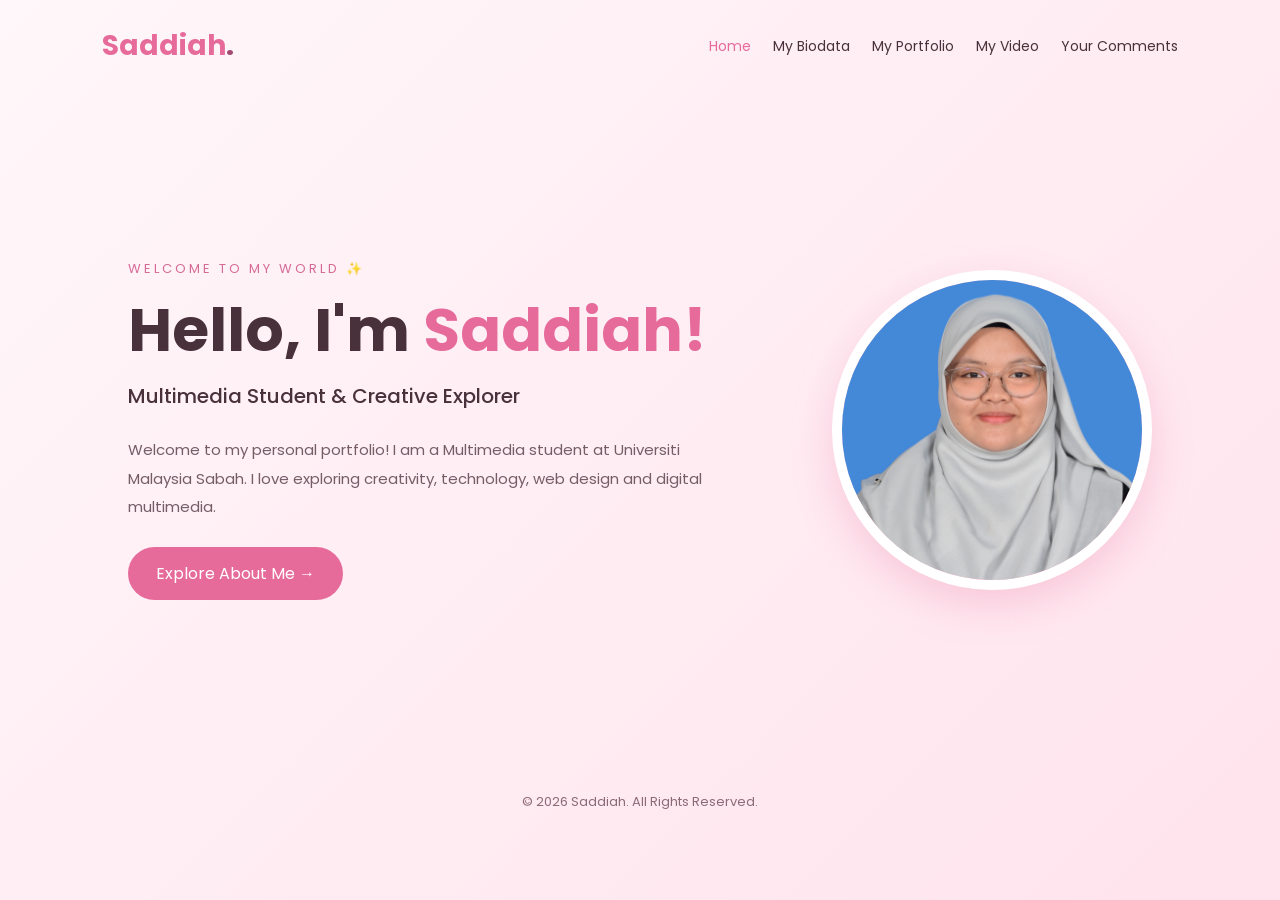
<file: index.html>
<!DOCTYPE html>
<html lang="en">
<head>
    <meta charset="UTF-8">
    <meta name="viewport"
          content="width=device-width, initial-scale=1.0">

    <title>Saddiah | Personal Portfolio</title>
    <link rel="stylesheet" href="style.css">
</head>
<body>

    <!-- Navigation Bar -->
    <header>
        <nav class="navbar">
            <a href="index.html" class="logo">
                Saddiah<span>.</span>
            </a>

            <div class="nav-links">
                <a href="index.html" class="active">Home</a>
                <a href="biodata.html">My Biodata</a>
                <a href="portfolio.html">My Portfolio</a>
                <a href="video.html">My Video</a>
                <a href="comments.html">Your Comments</a>
            </div>
        </nav>
    </header>

    <!-- Homepage -->
    <main class="hero">

        <div class="hero-text">
            <p class="greeting">WELCOME TO MY WORLD ✨</p>

            <h1>Hello, I'm <span>Saddiah!</span></h1>

            <h2>Multimedia Student & Creative Explorer</h2>

            <p class="description">
                Welcome to my personal portfolio!
                I am a Multimedia student at
                Universiti Malaysia Sabah.

                I love exploring creativity,
                technology, web design and
                digital multimedia.
            </p>

            <a href="biodata.html" class="btn">
                Explore About Me →
            </a>
        </div>

        <div class="hero-image">
            <div class="image-circle">
                <img src="profile.jpg"
                     alt="Saddiah profile picture">
            </div>
        </div>

    </main>

    <footer>
        <p>© 2026 Saddiah. All Rights Reserved.</p>
    </footer>

    <script src="script.js"></script>
</body>
</html>
</file>
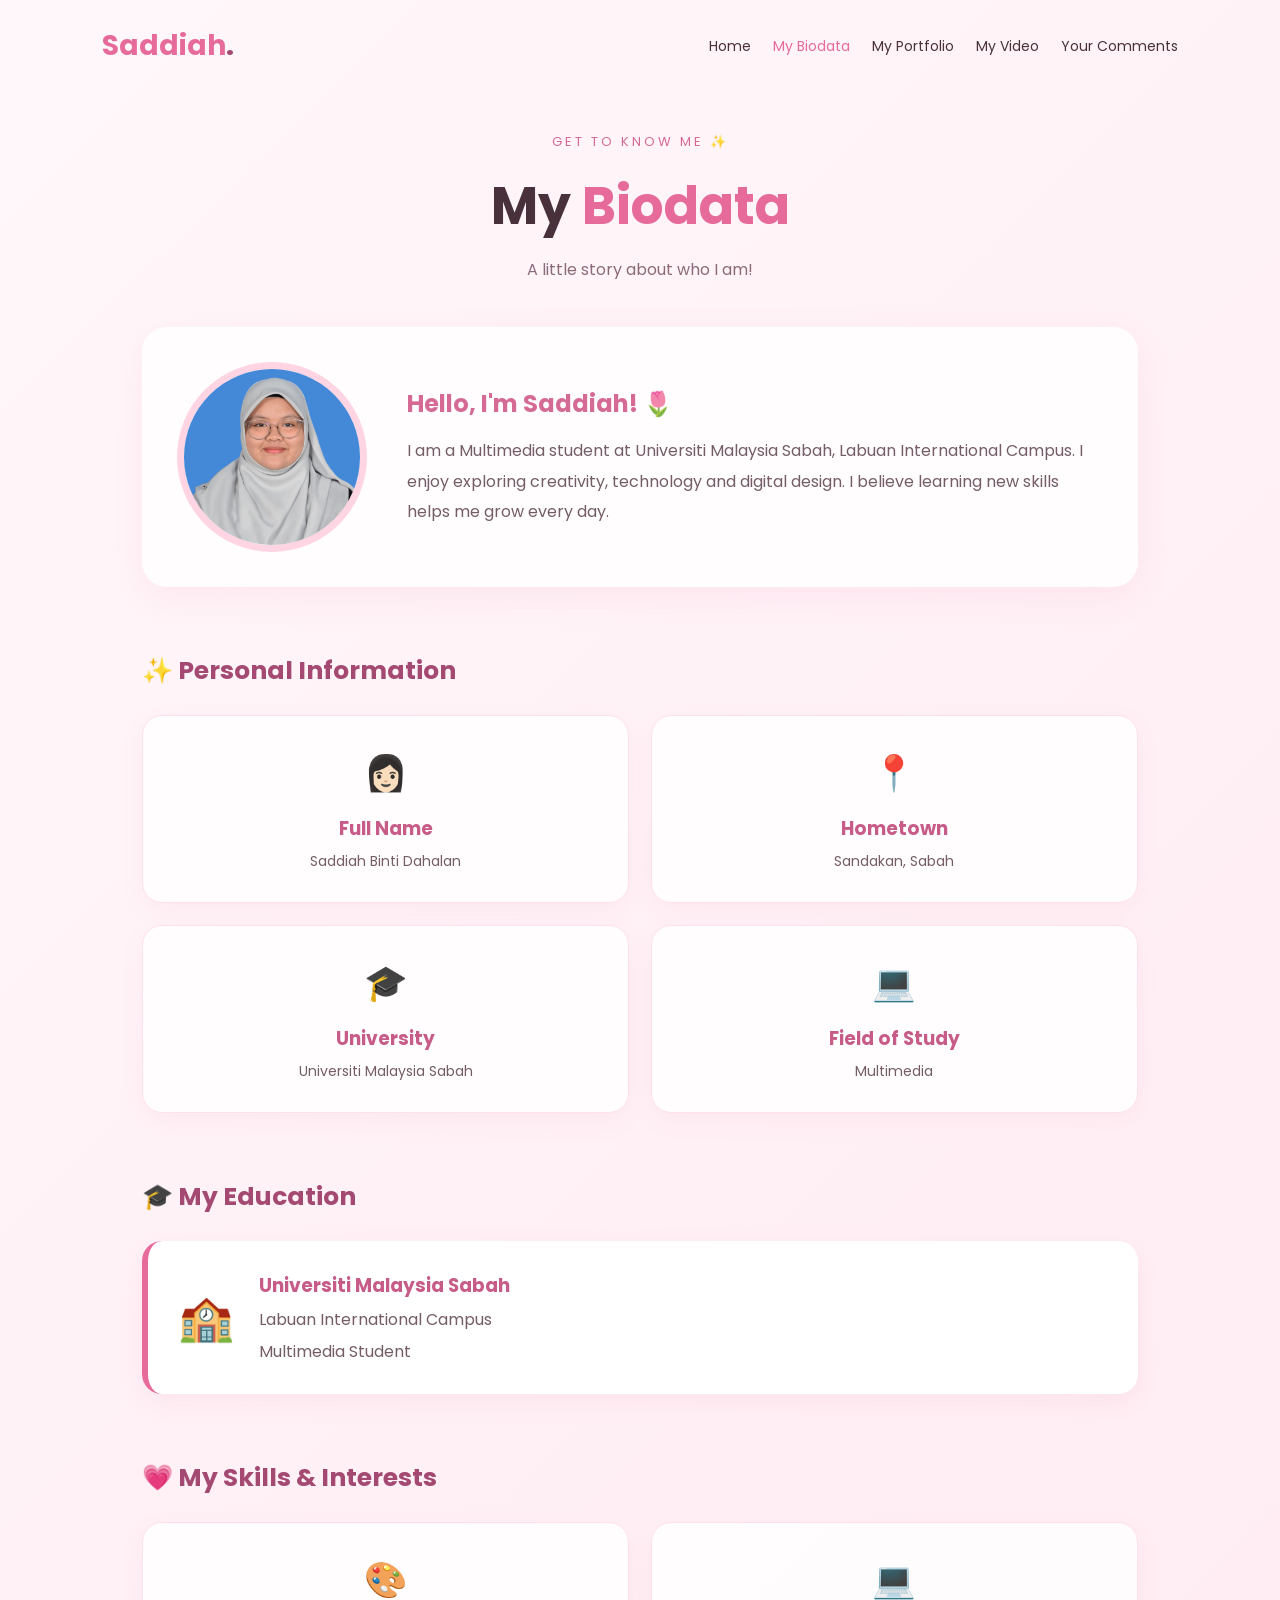
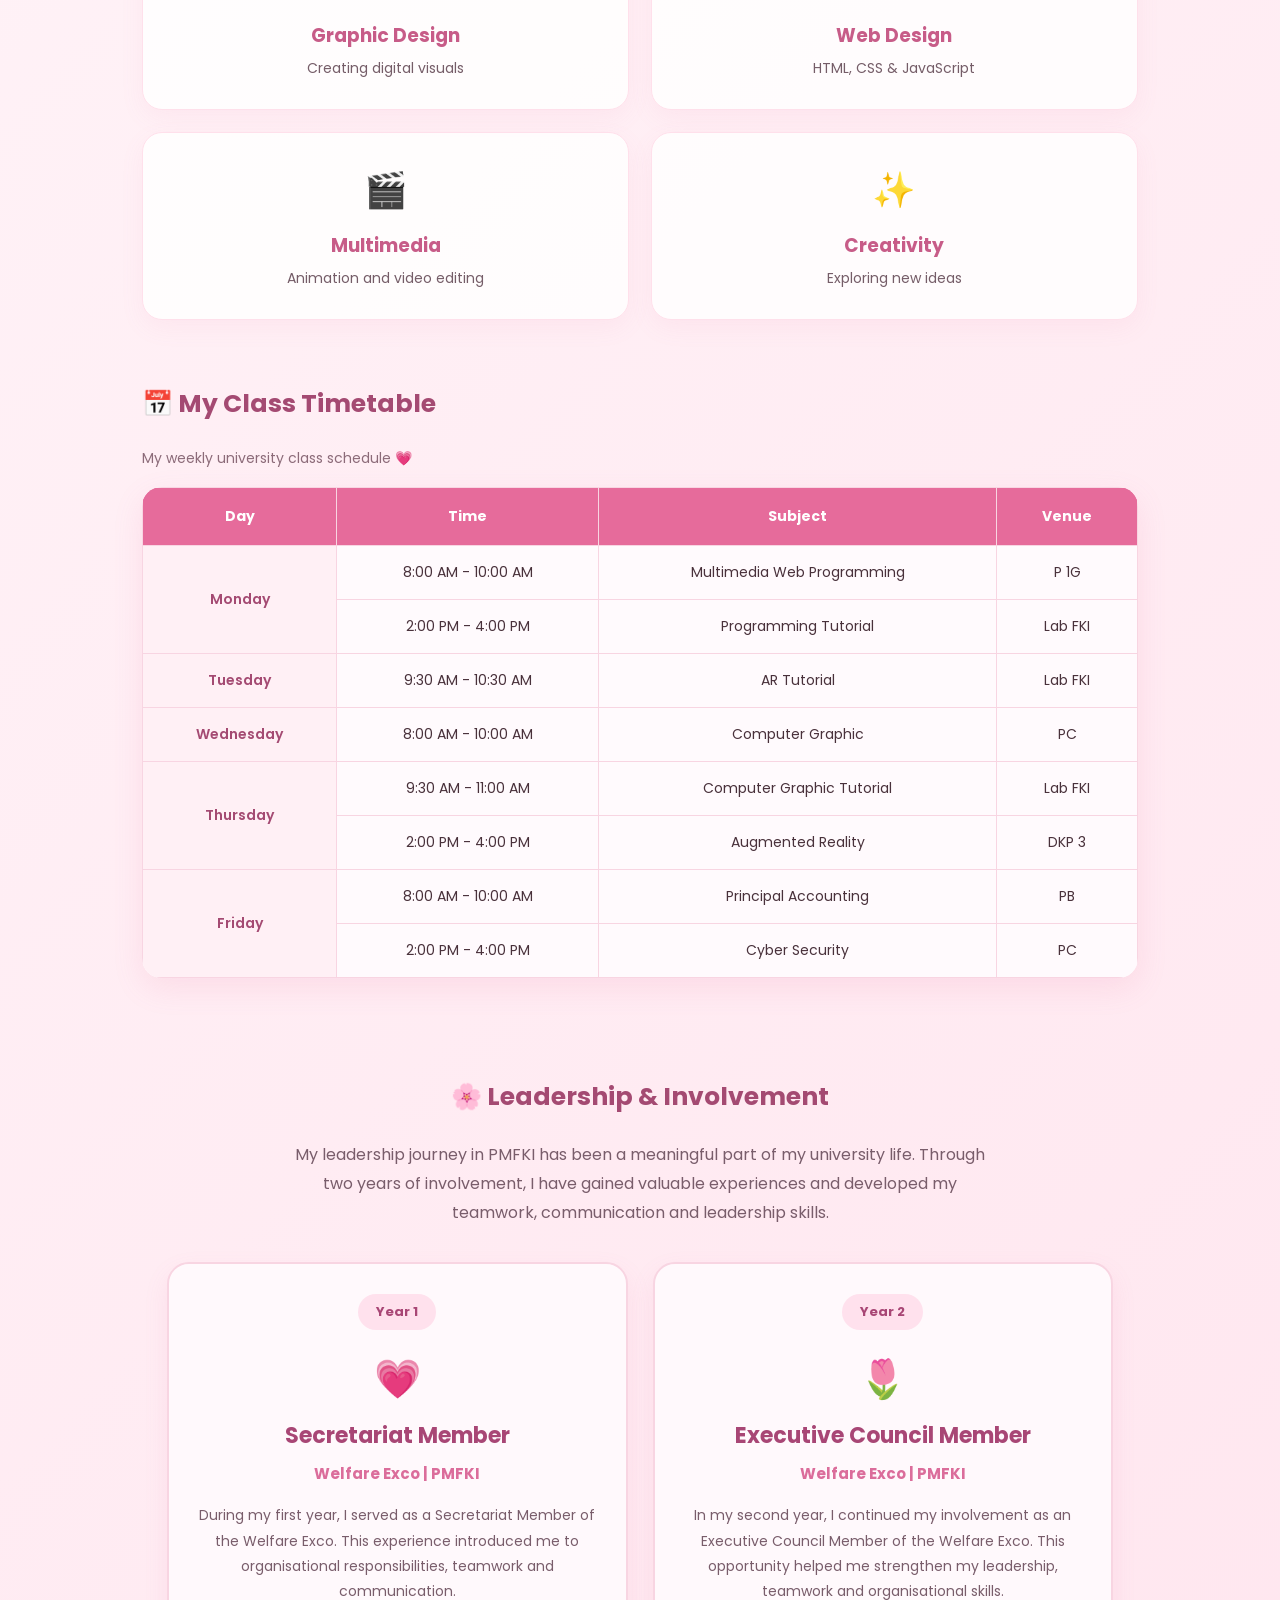
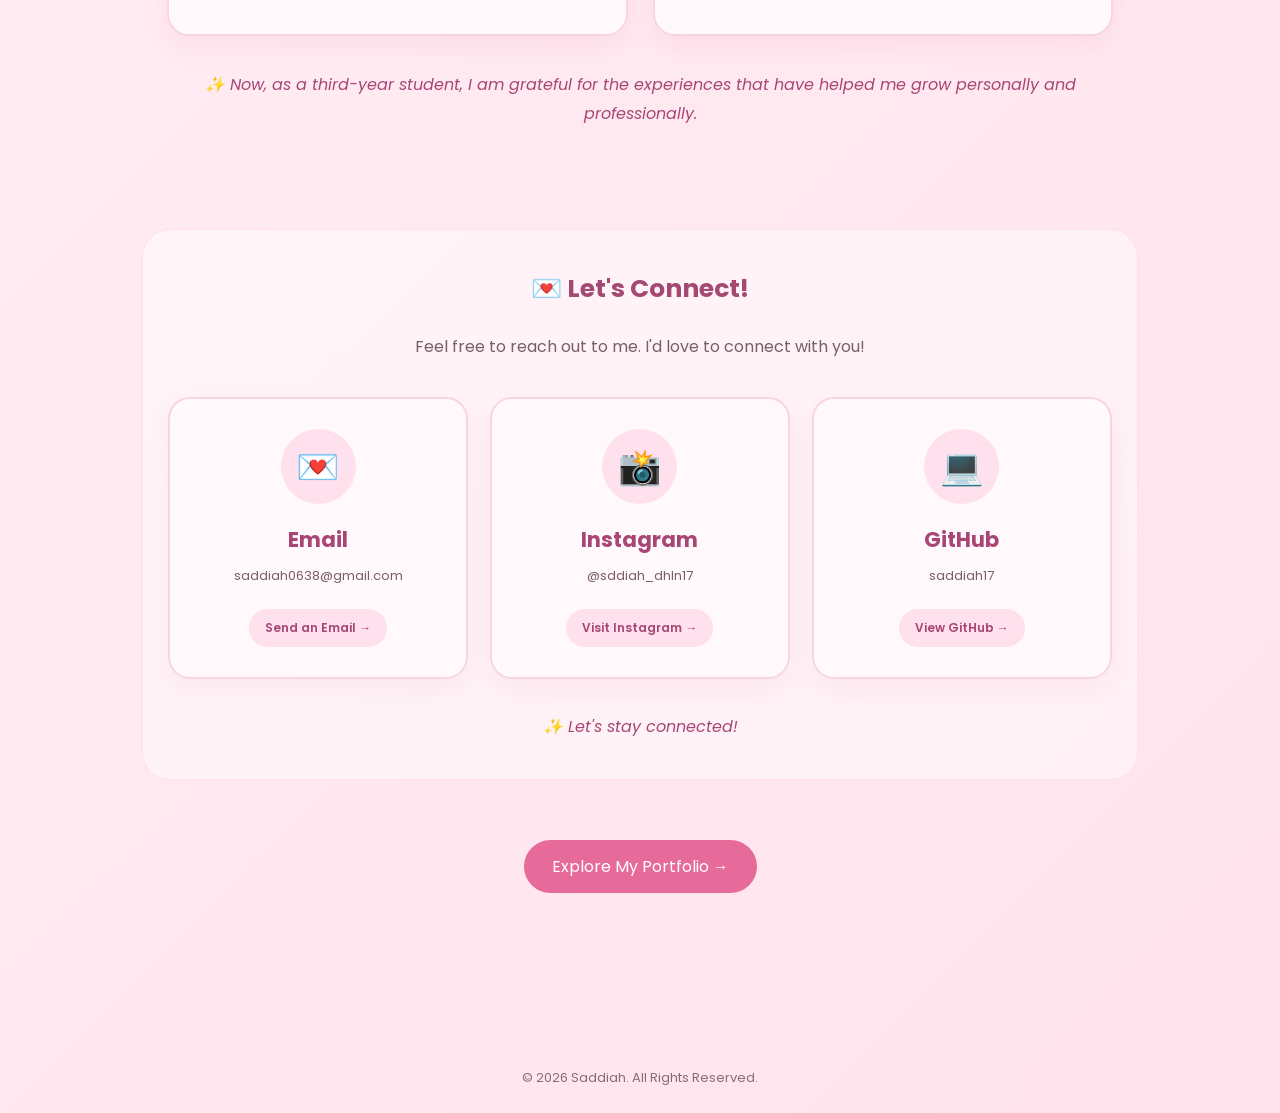
<file: biodata.html>
<!DOCTYPE html>
<html lang="en">
<head>
    <meta charset="UTF-8">
    <meta name="viewport"
          content="width=device-width, initial-scale=1.0">
    <title>My Biodata | Saddiah</title>
    <link rel="stylesheet" href="style.css">
</head>
<body>

    <!-- Navigation Bar -->
    <header>
        <nav class="navbar">
            <a href="index.html" class="logo">
                Saddiah<span>.</span>
            </a>

            <div class="nav-links">
                <a href="index.html">Home</a>
                <a href="biodata.html" class="active">My Biodata</a>
                <a href="portfolio.html">My Portfolio</a>
                <a href="video.html">My Video</a>
                <a href="comments.html">Your Comments</a>
            </div>
        </nav>
    </header>

    <main class="biodata-page">

        <!-- Page Heading -->
        <section class="page-heading reveal">
            <p class="greeting">GET TO KNOW ME ✨</p>
            <h1>My <span>Biodata</span></h1>
            <p>A little story about who I am!</p>
        </section>

        <!-- About Me -->
        <section class="about-card reveal">
            <img src="profile.jpg"
                 alt="Saddiah profile picture"
                 class="about-photo">

            <div>
                <h2>Hello, I'm Saddiah! 🌷</h2>
                <p>
                    I am a Multimedia student at
                    Universiti Malaysia Sabah,
                    Labuan International Campus.
                    I enjoy exploring creativity,
                    technology and digital design.
                    I believe learning new skills
                    helps me grow every day.
                </p>
            </div>
        </section>

        <!-- Personal Information -->
        <section class="bio-section reveal">
            <h2 class="section-title">
                ✨ Personal Information
            </h2>

            <div class="bio-grid">
                <div class="bio-card">
                    <span>👩🏻</span>
                    <h3>Full Name</h3>
                    <p>Saddiah Binti Dahalan</p>
                </div>

                <div class="bio-card">
                    <span>📍</span>
                    <h3>Hometown</h3>
                    <p>Sandakan, Sabah</p>
                </div>

                <div class="bio-card">
                    <span>🎓</span>
                    <h3>University</h3>
                    <p>Universiti Malaysia Sabah</p>
                </div>

                <div class="bio-card">
                    <span>💻</span>
                    <h3>Field of Study</h3>
                    <p>Multimedia</p>
                </div>
            </div>
        </section>

        <!-- Education -->
        <section class="bio-section reveal">
            <h2 class="section-title">🎓 My Education</h2>

            <div class="education-card">
                <div class="education-icon">🏫</div>
                <div>
                    <h3>Universiti Malaysia Sabah</h3>
                    <p>Labuan International Campus</p>
                    <p>Multimedia Student</p>
                </div>
            </div>
        </section>

        <!-- Skills and Interests -->
        <section class="bio-section reveal">
            <h2 class="section-title">
                💗 My Skills & Interests
            </h2>

            <div class="bio-grid">
                <div class="bio-card">
                    <span>🎨</span>
                    <h3>Graphic Design</h3>
                    <p>Creating digital visuals</p>
                </div>

                <div class="bio-card">
                    <span>💻</span>
                    <h3>Web Design</h3>
                    <p>HTML, CSS & JavaScript</p>
                </div>

                <div class="bio-card">
                    <span>🎬</span>
                    <h3>Multimedia</h3>
                    <p>Animation and video editing</p>
                </div>

                <div class="bio-card">
                    <span>✨</span>
                    <h3>Creativity</h3>
                    <p>Exploring new ideas</p>
                </div>
            </div>
        </section>

        <!-- My Class Timetable -->
        <section class="bio-section reveal">

            <h2 class="section-title">
                📅 My Class Timetable
            </h2>

            <p class="timetable-note">
                My weekly university class schedule 💗
            </p>

            <div class="timetable-wrapper">
                <table class="timetable">

                    <thead>
                        <tr>
                            <th>Day</th>
                            <th>Time</th>
                            <th>Subject</th>
                            <th>Venue</th>
                        </tr>
                    </thead>

                    <tbody>

                        <!-- MONDAY -->
                        <tr>
                            <th rowspan="2">Monday</th>
                            <td>8:00 AM - 10:00 AM</td>
                            <td>Multimedia Web Programming</td>
                            <td>P 1G</td>
                        </tr>

                        <tr>
                            <td>2:00 PM - 4:00 PM</td>
                            <td>Programming Tutorial</td>
                            <td>Lab FKI</td>
                        </tr>

                        <!-- TUESDAY -->
                        <tr>
                            <th>Tuesday</th>
                            <td>9:30 AM - 10:30 AM</td>
                            <td>AR Tutorial</td>
                            <td>Lab FKI</td>
                        </tr>

                        <!-- WEDNESDAY -->
                        <tr>
                            <th>Wednesday</th>
                            <td>8:00 AM - 10:00 AM</td>
                            <td>Computer Graphic</td>
                            <td>PC</td>
                        </tr>

                        <!-- THURSDAY -->
                        <tr>
                            <th rowspan="2">Thursday</th>
                            <td>9:30 AM - 11:00 AM</td>
                            <td>Computer Graphic Tutorial</td>
                            <td>Lab FKI</td>
                        </tr>

                        <tr>
                            <td>2:00 PM - 4:00 PM</td>
                            <td>Augmented Reality</td>
                            <td>DKP 3</td>
                        </tr>

                        <!-- FRIDAY -->
                        <tr>
                            <th rowspan="2">Friday</th>
                            <td>8:00 AM - 10:00 AM</td>
                            <td>Principal Accounting</td>
                            <td>PB</td>
                        </tr>

                        <tr>
                            <td>2:00 PM - 4:00 PM</td>
                            <td>Cyber Security</td>
                            <td>PC</td>
                        </tr>

                    </tbody>
                </table>
            </div>

        </section>

        <!-- Leadership & Involvement -->
        <section class="leadership-section reveal">

            <h2 class="section-title">
                🌸 Leadership & Involvement
            </h2>

            <p class="leadership-intro">
                My leadership journey in PMFKI has been
                a meaningful part of my university life.
                Through two years of involvement, I have
                gained valuable experiences and developed
                my teamwork, communication and leadership skills.
            </p>

            <div class="leadership-grid">

                <!-- YEAR 1 -->
                <div class="leadership-card">

                    <span class="leadership-year">
                        Year 1
                    </span>

                    <div class="leadership-icon">💗</div>

                    <h3>Secretariat Member</h3>
                    <h4>Welfare Exco | PMFKI</h4>

                    <p>
                        During my first year, I served as a
                        Secretariat Member of the Welfare Exco.
                        This experience introduced me to
                        organisational responsibilities,
                        teamwork and communication.
                    </p>
                </div>

                <!-- YEAR 2 -->
                <div class="leadership-card">

                    <span class="leadership-year">
                        Year 2
                    </span>

                    <div class="leadership-icon">🌷</div>

                    <h3>Executive Council Member</h3>
                    <h4>Welfare Exco | PMFKI</h4>

                    <p>
                        In my second year, I continued my
                        involvement as an Executive Council
                        Member of the Welfare Exco.
                        This opportunity helped me strengthen
                        my leadership, teamwork and
                        organisational skills.
                    </p>
                </div>

            </div>

            <p class="leadership-ending">
                ✨ Now, as a third-year student, I am grateful
                for the experiences that have helped me grow
                personally and professionally.
            </p>

        </section>

        <!-- Contact Information -->
        <section class="contact-section reveal">

            <h2 class="section-title">
                💌 Let's Connect!
            </h2>

            <p class="contact-intro">
                Feel free to reach out to me.
                I'd love to connect with you!
            </p>

            <div class="contact-grid">

                <!-- Email -->
                <a href="mailto:saddiah0638@gmail.com"
                   class="contact-card">

                    <span class="contact-icon">💌</span>
                    <h3>Email</h3>
                    <p>saddiah0638@gmail.com</p>

                    <span class="contact-action">
                        Send an Email →
                    </span>

                </a>

                <!-- Instagram -->
                <a href="https://www.instagram.com/sddiah_dhln17/"
                   target="_blank"
                   rel="noopener noreferrer"
                   class="contact-card">

                    <span class="contact-icon">📸</span>
                    <h3>Instagram</h3>
                    <p>@sddiah_dhln17</p>

                    <span class="contact-action">
                        Visit Instagram →
                    </span>

                </a>

                <!-- GitHub -->
                <a href="https://github.com/saddiah17"
                   target="_blank"
                   rel="noopener noreferrer"
                   class="contact-card">

                    <span class="contact-icon">💻</span>
                    <h3>GitHub</h3>
                    <p>saddiah17</p>

                    <span class="contact-action">
                        View GitHub →
                    </span>

                </a>

            </div>

            <p class="contact-ending">
                ✨ Let's stay connected!
            </p>

        </section>

        <!-- Explore Portfolio Button -->
        <div class="explore-bottom">
            <a href="portfolio.html" class="btn">
                Explore My Portfolio →
            </a>
        </div>

    </main>

    <!-- Footer -->
    <footer>
        <p>© 2026 Saddiah. All Rights Reserved.</p>
    </footer>

    <script src="script.js"></script>

</body>
</html>
</file>
<file: style.css>
@import url('https://fonts.googleapis.com/css2?family=Poppins:wght@400;500;600;700&display=swap');

/* ===== GENERAL ===== */

* { margin: 0; padding: 0; box-sizing: border-box; }

body {
    font-family: 'Poppins', sans-serif;
    background: linear-gradient(135deg, #fff7fa, #ffe3ed);
    color: #49313b;
    min-height: 100vh;
}

/* ===== NAVIGATION ===== */

.navbar { display: flex; justify-content: space-between; align-items: center; padding: 25px 8%; gap: 20px; }
.logo { font-size: 28px; font-weight: 700; color: #e66b9b; text-decoration: none; }
.logo span { color: #a44a72; }
.nav-links { display: flex; flex-wrap: wrap; gap: 22px; }
.nav-links a { text-decoration: none; color: #49313b; font-size: 14px; transition: color 0.3s ease; }
.nav-links a:hover, .nav-links .active { color: #e66b9b; }

/* ===== HOMEPAGE ===== */

.hero { min-height: 75vh; display: flex; align-items: center; justify-content: space-between; gap: 50px; padding: 60px 10%; }
.hero-text { max-width: 600px; animation: slideUp 1s ease both; }
.greeting { color: #d56b94; letter-spacing: 3px; font-size: 13px; margin-bottom: 15px; }
.hero h1 { font-size: clamp(36px, 5vw, 60px); line-height: 1.2; }
.hero h1 span, .page-heading h1 span { color: #e66b9b; }
.hero h2 { font-size: 20px; margin-top: 15px; font-weight: 500; }
.description { margin: 25px 0; font-size: 15px; line-height: 1.9; color: #755d68; }
.btn { display: inline-block; background: #e66b9b; color: white; padding: 14px 28px; border-radius: 30px; text-decoration: none; transition: 0.3s ease; }
.btn:hover { background: #c74f80; transform: translateY(-5px); box-shadow: 0 10px 25px #e66b9b55; }
.hero-image { animation: slideUp 1.2s ease both; }
.image-circle { width: 320px; height: 320px; border-radius: 50%; background: #f8b8d0; border: 10px solid white; box-shadow: 0 15px 40px #e66b9b44; overflow: hidden; animation: float 3s ease-in-out infinite; }
.image-circle img { width: 100%; height: 100%; object-fit: cover; }

/* ===== ANIMATIONS ===== */

@keyframes slideUp {
    from { opacity: 0; transform: translateY(40px); }
    to { opacity: 1; transform: translateY(0); }
}

@keyframes float {
    0%, 100% { transform: translateY(0); }
    50% { transform: translateY(-15px); }
}

.reveal { opacity: 0; transform: translateY(35px); transition: opacity 0.8s ease, transform 0.8s ease; }
.reveal.visible { opacity: 1; transform: translateY(0); }

footer { text-align: center; padding: 25px; font-size: 13px; color: #8c6b79; }

/* ===== PAGE LAYOUT ===== */

.biodata-page, .portfolio-page, .video-page, .comments-page { margin: auto; padding: 45px 8% 80px; }
.biodata-page { max-width: 1200px; padding-top: 40px; }
.portfolio-page { max-width: 1200px; }
.video-page { max-width: 1100px; }
.comments-page { max-width: 1000px; }

.page-heading { text-align: center; margin-bottom: 45px; }
.page-heading h1 { font-size: clamp(36px, 5vw, 52px); }
.page-heading > p:last-child { color: #8c6b79; margin-top: 12px; }
.section-title { font-size: 25px; margin-bottom: 25px; color: #a44a72; }

/* ===== MY BIODATA ===== */

.about-card { display: flex; align-items: center; gap: 40px; padding: 35px; background: rgba(255,255,255,0.85); border-radius: 25px; box-shadow: 0 10px 35px #e66b9b18; }
.about-photo { width: 190px; height: 190px; object-fit: cover; border-radius: 50%; border: 7px solid #ffd4e3; flex-shrink: 0; animation: float 4s ease-in-out infinite; }
.about-card h2 { color: #d56b94; margin-bottom: 15px; }
.about-card p { line-height: 1.9; color: #755d68; }
.bio-section { margin-top: 65px; }
.bio-grid { display: grid; grid-template-columns: repeat(2, 1fr); gap: 22px; }
.bio-card { background: #ffffffdb; border: 1px solid #ffe0eb; border-radius: 20px; padding: 30px; text-align: center; box-shadow: 0 8px 25px #e66b9b12; transition: transform 0.35s ease, box-shadow 0.35s ease; }
.bio-card:hover { transform: translateY(-10px) scale(1.02); box-shadow: 0 15px 35px #e66b9b35; }
.bio-card span { display: block; font-size: 35px; margin-bottom: 15px; }
.bio-card h3 { color: #c75c88; margin-bottom: 8px; }
.bio-card p { color: #755d68; font-size: 14px; }

.education-card { display: flex; align-items: center; gap: 25px; background: white; border-radius: 20px; padding: 30px; border-left: 6px solid #e66b9b; box-shadow: 0 8px 25px #e66b9b18; transition: transform 0.3s; }
.education-card:hover { transform: translateX(8px); }
.education-icon { font-size: 45px; }
.education-card h3 { color: #c75c88; }
.education-card p { margin-top: 7px; color: #755d68; }

/* ===== TIMETABLE ===== */

.timetable-note { margin-bottom: 18px; color: #8c6b79; font-size: 14px; }
.timetable-wrapper { overflow-x: auto; border-radius: 20px; box-shadow: 0 10px 30px #e66b9b20; }
.timetable { width: 100%; min-width: 700px; border-collapse: collapse; background: white; text-align: center; }
.timetable thead, .timetable thead th { background: #e66b9b; color: white; }
.timetable thead th { padding: 18px; }
.timetable tbody td { background: #fffafd; transition: background 0.3s ease; }
.timetable tbody tr:hover td { background: #ffe3ed; }
.timetable tbody th { background: #fff0f5; color: #a44a72; font-weight: 600; }
.timetable td, .timetable th { border: 1px solid #f8d5e2; padding: 16px; font-size: 14px; text-align: center; }
.bio-next { text-align: center; margin-top: 60px; }
.explore-bottom { display: flex; justify-content: center; margin: 20px auto 70px; padding: 0 20px; }

/* ===== LEADERSHIP & EXPERIENCE ===== */

.leadership-section, .experience-section { max-width: 1100px; margin: 60px auto; padding: 40px 25px; text-align: center; }
.leadership-intro, .experience-intro { max-width: 700px; margin: 15px auto 35px; color: #795d6b; line-height: 1.8; }
.leadership-grid, .experience-grid { display: grid; grid-template-columns: repeat(2, 1fr); gap: 25px; margin-top: 30px; }
.leadership-card, .experience-card { background: #fff9fc; border: 2px solid #f8d5e2; border-radius: 22px; padding: 30px 25px; box-shadow: 0 10px 25px rgba(230,107,155,0.1); transition: transform 0.3s ease, box-shadow 0.3s ease; }
.leadership-card:hover, .experience-card:hover { transform: translateY(-8px); box-shadow: 0 15px 35px rgba(230,107,155,0.2); }
.leadership-year, .experience-year { display: inline-block; background: #ffe1ed; color: #a84675; padding: 8px 18px; border-radius: 25px; font-size: 13px; font-weight: bold; }
.leadership-icon, .experience-icon { font-size: 38px; margin: 20px 0 12px; }
.leadership-card h3, .experience-card h3 { color: #a84675; font-size: 22px; margin-bottom: 10px; }
.leadership-card h4, .experience-card h4 { color: #db6d9b; font-size: 15px; margin-bottom: 18px; }
.leadership-card p, .experience-card p { color: #795d6b; font-size: 14px; line-height: 1.8; }
.leadership-ending { margin-top: 35px; color: #a84675; font-style: italic; line-height: 1.8; }
.experience-card { overflow: hidden; }
.experience-section > .experience-card { max-width: 850px; margin: 30px auto; }
.experience-section > .experience-card p + p { margin-top: 15px; }

/* ===== PMFKI GALLERY ===== */

.experience-photo { display: block; width: 100%; height: 230px; object-fit: cover; object-position: center; border-radius: 16px; margin: 20px 0; border: 3px solid #ffe1ed; transition: transform 0.3s ease; }
.experience-photo:hover { transform: scale(1.03); }
.pmfki-gallery-section { max-width: 950px; margin: 45px auto 0; text-align: center; }
.pmfki-gallery-section h3 { color: #a84675; margin-bottom: 12px; }
.pmfki-gallery-section > p { color: #795d6b; margin-bottom: 25px; }
.pmfki-gallery-section .pmfki-gallery { grid-template-columns: repeat(3, minmax(0, 1fr)); gap: 15px; }
.pmfki-gallery-section .pmfki-gallery-img { height: 190px; }
.pmfki-gallery-section .pmfki-gallery-img:hover { transform: scale(1.15) rotate(3deg) !important; box-shadow: 0 20px 45px rgba(230,50,130,0.6) !important; filter: brightness(1.15) !important; transition: all 0.4s ease !important; position: relative; z-index: 10; }

/* ===== MY PORTFOLIO ===== */

.projects-grid { display: grid; grid-template-columns: repeat(2, 1fr); gap: 30px; }
.project-card { background: white; border-radius: 24px; overflow: hidden; box-shadow: 0 10px 30px #e66b9b20; transition: transform 0.35s ease, box-shadow 0.35s ease; }
.project-card:hover { transform: translateY(-10px); box-shadow: 0 20px 40px #e66b9b40; }
.project-image { position: relative; height: 240px; overflow: hidden; background: #ffe0eb; }
.project-image img { width: 100%; height: 100%; object-fit: cover; transition: transform 0.5s ease; }
.project-card:hover .project-image img { transform: scale(1.08); }
.project-tag { position: absolute; top: 18px; left: 18px; background: #ffffffeb; color: #c75c88; padding: 8px 15px; border-radius: 20px; font-size: 12px; font-weight: 600; }
.project-content { padding: 28px; }
.project-content h2 { color: #c75c88; font-size: 21px; margin-bottom: 12px; }
.project-content p { color: #755d68; font-size: 14px; line-height: 1.8; margin-bottom: 22px; }
.project-btn { border: none; background: #e66b9b; color: white; padding: 12px 22px; border-radius: 25px; font-family: inherit; font-size: 13px; cursor: pointer; transition: 0.3s ease; }
.project-btn:hover { background: #c74f80; transform: translateY(-3px); }

/* ===== PROJECT POPUP ===== */

.project-modal { display: none; position: fixed; inset: 0; z-index: 1000; background: #28131dbb; align-items: center; justify-content: center; padding: 20px; }
.project-modal.show { display: flex; }
.modal-box { position: relative; width: 100%; max-width: 550px; max-height: 85vh; overflow-y: auto; background: #fff7fa; border-radius: 25px; padding: 30px; text-align: center; animation: slideUp 0.4s ease; }
.modal-box img { width: 100%; max-height: 260px; object-fit: cover; border-radius: 15px; margin-bottom: 20px; }
.modal-box h2 { color: #c75c88; margin-bottom: 15px; }
.modal-box p { line-height: 1.8; color: #755d68; }
.modal-close { position: absolute; top: 10px; right: 15px; border: none; background: white; color: #c75c88; font-size: 30px; cursor: pointer; width: 40px; height: 40px; border-radius: 50%; }

/* ===== MY VIDEO ===== */

.video-section { position: relative; margin-top: 45px; }
.video-decoration { position: absolute; top: -30px; right: -15px; font-size: 42px; animation: float 3s ease-in-out infinite; }
.video-card { background: rgba(255,255,255,0.9); padding: 25px; border-radius: 28px; box-shadow: 0 15px 40px #e66b9b25; border: 1px solid #ffe0eb; }
.video-player { width: 100%; overflow: hidden; border-radius: 20px; background: #f8b8d0; }
.video-player video { display: block; width: 100%; max-height: 520px; aspect-ratio: 16 / 9; object-fit: contain; background: #251a20; }
.video-info { padding: 30px 15px 15px; text-align: center; }
.video-label { display: inline-block; background: #ffe3ed; color: #c75c88; padding: 9px 18px; border-radius: 25px; font-size: 12px; font-weight: 600; letter-spacing: 1px; margin-bottom: 15px; }
.video-info h2 { font-size: 27px; color: #c75c88; margin-bottom: 15px; }
.video-info p { color: #755d68; line-height: 1.9; font-size: 15px; max-width: 650px; margin: auto; }
.video-highlights { margin-top: 75px; }
.video-highlight-grid { display: grid; grid-template-columns: repeat(3, 1fr); gap: 22px; }
.video-highlight-card { background: white; padding: 30px 20px; border-radius: 22px; text-align: center; border: 1px solid #ffe0eb; box-shadow: 0 8px 25px #e66b9b15; transition: 0.35s ease; }
.video-highlight-card:hover { transform: translateY(-10px); box-shadow: 0 15px 35px #e66b9b35; }
.video-highlight-card span { display: block; font-size: 35px; margin-bottom: 15px; }
.video-highlight-card h3 { color: #c75c88; margin-bottom: 10px; }
.video-highlight-card p { color: #755d68; font-size: 14px; line-height: 1.7; }

/* ===== YOUR COMMENTS ===== */

.comment-form-card { background: rgba(255,255,255,0.92); padding: 45px; border-radius: 28px; box-shadow: 0 15px 45px #e66b9b25; border: 1px solid #ffe0eb; }
.form-heading { text-align: center; margin-bottom: 35px; }
.form-heading span { font-size: 45px; }
.form-heading h2 { color: #c75c88; font-size: 26px; margin: 15px 0 10px; }
.form-heading p { color: #8c6b79; font-size: 14px; }
.form-group { margin-bottom: 25px; }
.form-group label, .rating-field legend { display: block; color: #a44a72; font-weight: 600; margin-bottom: 10px; font-size: 14px; }
.form-group input, .form-group textarea { width: 100%; padding: 15px 18px; border: 2px solid #f9d5e2; border-radius: 14px; background: #fffafd; font-family: inherit; font-size: 14px; color: #49313b; outline: none; transition: 0.3s ease; }
.form-group input:focus, .form-group textarea:focus { border-color: #e66b9b; box-shadow: 0 0 0 4px #e66b9b20; }
.form-group textarea { resize: vertical; min-height: 130px; }

/* ===== STAR RATING ===== */

.rating-field { border: none; margin-bottom: 30px; }
.star-rating { display: flex; gap: 8px; }
.star-rating label { cursor: pointer; position: relative; }
.star-rating input { position: absolute; opacity: 0; width: 1px; height: 1px; }
.star-rating span { font-size: 38px; color: #d9c7cf; transition: 0.2s ease; }
.star-rating label.selected span { color: #f4b942; }
.star-rating label:hover span { transform: scale(1.15); display: inline-block; }
.star-rating input:focus-visible + span { outline: 2px solid #a44a72; outline-offset: 4px; border-radius: 4px; }
.submit-btn { display: block; width: 100%; padding: 16px; border: none; border-radius: 30px; background: #e66b9b; color: white; font-family: inherit; font-size: 15px; font-weight: 600; cursor: pointer; transition: 0.3s ease; }
.submit-btn:hover { background: #c74f80; transform: translateY(-4px); box-shadow: 0 10px 25px #e66b9b55; }
.success-message { text-align: center; color: #a44a72; font-weight: 600; margin-top: 20px; }
.success-message:empty { display: none; }

/* ===== VISITOR COMMENTS ===== */

.visitor-section { margin-top: 75px; }
.visitor-subtitle { color: #8c6b79; margin-bottom: 25px; font-size: 14px; }
.comments-grid { display: grid; grid-template-columns: repeat(2, 1fr); gap: 22px; }
.visitor-card { background: white; padding: 25px; border-radius: 20px; border: 1px solid #ffe0eb; box-shadow: 0 8px 25px #e66b9b15; animation: slideUp 0.5s ease; overflow-wrap: anywhere; }
.visitor-card h3 { color: #c75c88; margin-bottom: 10px; }
.visitor-card p { color: #755d68; line-height: 1.8; font-size: 14px; white-space: pre-wrap; }
.visitor-stars { color: #f4b942; font-size: 22px; margin-bottom: 12px; }
.comment-date { display: block; color: #9c8791; font-size: 12px; margin-top: 15px; }
.empty-comments { color: #8c6b79; grid-column: 1 / -1; text-align: center; padding: 30px; background: white; border-radius: 18px; }

/* ===== CONTACT INFORMATION ===== */

.contact-section { max-width: 1100px; margin: 60px auto; padding: 40px 25px; text-align: center; background: rgba(255,255,255,0.45); border: 1px solid #ffe0eb; border-radius: 28px; }
.contact-intro { color: #795d6b; line-height: 1.8; margin: 15px auto 35px; max-width: 600px; }
.contact-grid { display: grid; grid-template-columns: repeat(3, minmax(0, 1fr)); gap: 22px; }
.contact-card { display: flex; flex-direction: column; align-items: center; min-width: 0; background: #fff9fc; border: 2px solid #f8d5e2; border-radius: 22px; padding: 30px 15px; text-decoration: none; box-shadow: 0 10px 25px #e66b9b15; transition: transform 0.35s ease, box-shadow 0.35s ease, border-color 0.35s ease; }
.contact-card:hover { transform: translateY(-10px); border-color: #e66b9b; box-shadow: 0 15px 35px #e66b9b40; }
.contact-card:focus-visible { outline: 3px solid #a84675; outline-offset: 4px; }
.contact-icon { display: flex; justify-content: center; align-items: center; width: 75px; height: 75px; background: #ffe1ed; border-radius: 50%; font-size: 35px; margin-bottom: 20px; transition: transform 0.3s ease; }
.contact-card:hover .contact-icon { transform: scale(1.1) rotate(-8deg); }
.contact-card h3 { color: #a84675; font-size: 21px; margin-bottom: 10px; }
.contact-card p { color: #795d6b; font-size: 13px; line-height: 1.7; margin-bottom: 22px; overflow-wrap: anywhere; }
.contact-action { display: inline-block; margin-top: auto; padding: 10px 16px; border-radius: 25px; background: #ffe1ed; color: #a84675; font-size: 12px; font-weight: 600; transition: 0.3s ease; }
.contact-card:hover .contact-action { background: #a84675; color: white; }
.contact-ending { color: #a84675; font-style: italic; margin-top: 35px; }

/* ===== RESPONSIVE DESIGN ===== */

/* Tablet */
@media (max-width: 900px) {
    .navbar { padding: 20px 5%; }
    .nav-links { gap: 15px; }
    .hero { gap: 30px; }
}

@media (max-width: 850px) {
    .navbar { flex-direction: column; }
    .nav-links { justify-content: center; }
    .hero { flex-direction: column-reverse; text-align: center; padding: 40px 6%; }
    .image-circle { width: 240px; height: 240px; }
    .contact-grid { grid-template-columns: 1fr; }
    .contact-section { padding: 30px 20px; }
    .contact-card { padding: 25px 20px; }
}

@media (max-width: 768px) {
    .leadership-grid, .experience-grid { grid-template-columns: 1fr; }
    .leadership-section, .experience-section { padding: 25px 15px; }
    .leadership-card, .experience-card { padding: 25px 20px; }
    .experience-photo { height: 200px; }
    .pmfki-gallery-section .pmfki-gallery { grid-template-columns: repeat(2, minmax(0, 1fr)); }
    .pmfki-gallery-section .pmfki-gallery-img { height: 140px; }
}

/* Mobile */
@media (max-width: 700px) {
    .biodata-page, .portfolio-page, .video-page, .comments-page { padding: 30px 5% 60px; }
    .about-card { flex-direction: column; text-align: center; padding: 25px; }
    .about-photo { width: 160px; height: 160px; }
    .bio-grid, .projects-grid, .video-highlight-grid, .comments-grid { grid-template-columns: 1fr; }
    .education-card { flex-direction: column; text-align: center; }
    .project-image { height: 210px; }
    .project-content { padding: 22px; }
    .video-card { padding: 12px; border-radius: 20px; }
    .video-player { border-radius: 14px; }
    .video-info { padding: 25px 10px 15px; }
    .video-info h2, .form-heading h2 { font-size: 22px; }
    .video-info p { font-size: 14px; }
    .video-decoration { right: 5px; font-size: 30px; }
    .comment-form-card { padding: 25px 20px; }
    .star-rating span { font-size: 34px; }
}

@media (max-width: 600px) {
    .navbar { align-items: center; padding: 20px 15px; gap: 18px; }
    .logo { font-size: 25px; }
    .nav-links { gap: 10px 16px; }
    .nav-links a { font-size: 12px; }
    .hero { padding: 35px 6%; }
    .hero h1 { font-size: 34px; }
    .hero h2 { font-size: 17px; }
    .description { font-size: 14px; }
    .image-circle { width: 220px; height: 220px; }
    .page-heading h1 { font-size: 35px; }
    .bio-card { padding: 22px; }
    .section-title { font-size: 21px; }
    .about-card { gap: 20px; }
    .timetable-wrapper { -webkit-overflow-scrolling: touch; }
    .contact-section { margin: 40px auto; padding: 25px 15px; }
    .contact-icon { width: 65px; height: 65px; font-size: 30px; }
    .contact-card h3 { font-size: 19px; }
    footer { font-size: 11px; }
}

/* ===== ACCESSIBILITY ===== */

@media (prefers-reduced-motion: reduce) {
    *, *::before, *::after {
        animation-duration: 0.01ms !important;
        animation-iteration-count: 1 !important;
        transition-duration: 0.01ms !important;
    }

    .reveal { opacity: 1; transform: none; }

    .modal-box, .video-decoration, .visitor-card {
        animation: none;
    }

    .project-card, .project-image img, .project-btn,
    .video-highlight-card, .star-rating span, .submit-btn,
    .contact-card, .contact-icon, .contact-action {
        transition: none;
    }

    .contact-card:hover, .contact-card:hover .contact-icon {
        transform: none;
    }
}
</file>
